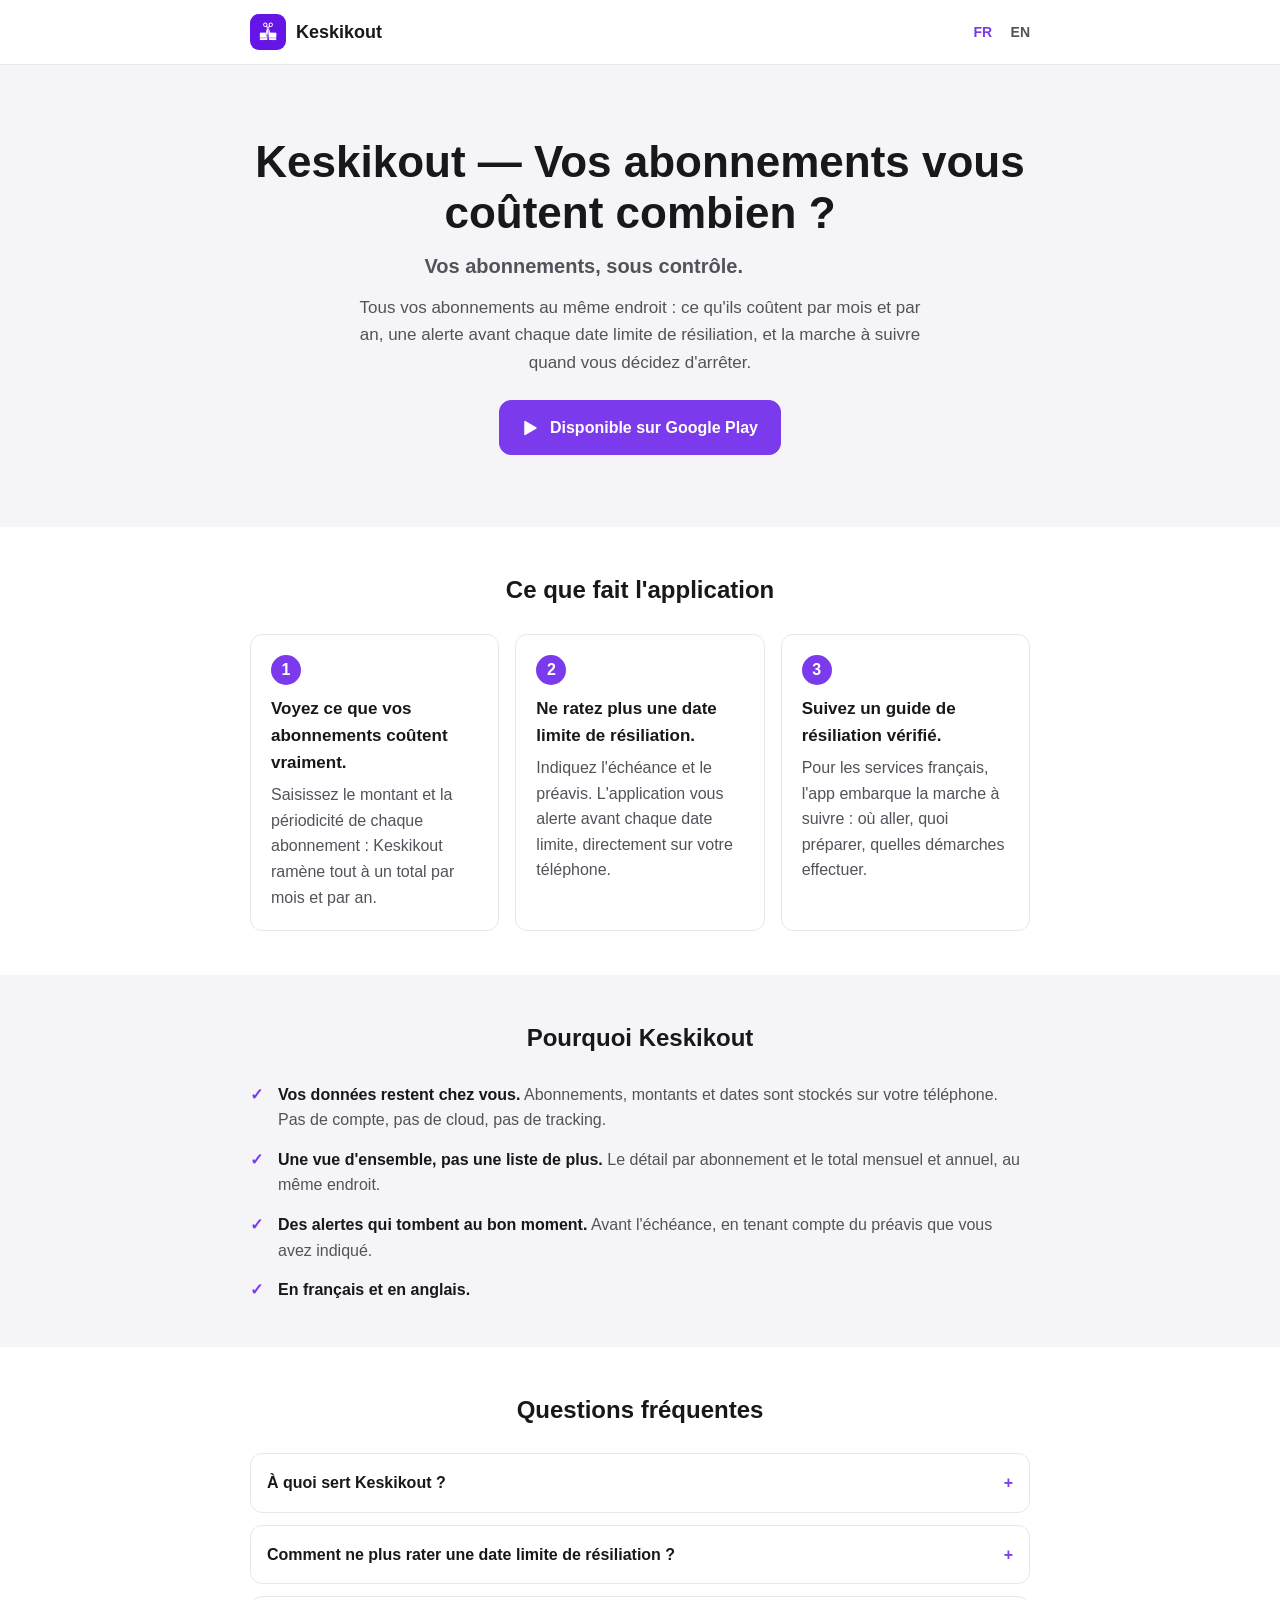
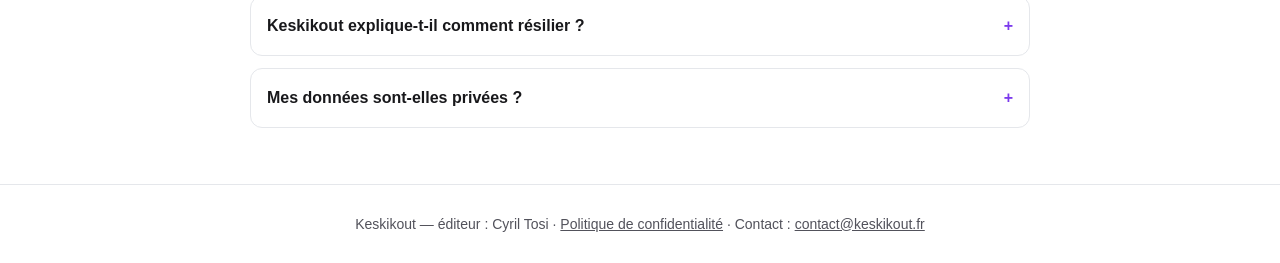
<file: index.html>
<!DOCTYPE html>
<html lang="fr">
<head>
  <meta charset="utf-8">
  <meta name="viewport" content="width=device-width, initial-scale=1">
  <title>Keskikout — Vos abonnements vous coûtent combien ?</title>
  <meta name="description" content="Keskikout réunit tous vos abonnements au même endroit : ce qu'ils coûtent par mois et par an, une alerte avant chaque date limite de résiliation, et des guides de résiliation vérifiés pour les services français.">
  <link rel="canonical" href="https://keskikout.fr/">
  <link rel="alternate" hreflang="fr" href="https://keskikout.fr/">
  <link rel="alternate" hreflang="en" href="https://keskikout.fr/en/">
  <link rel="alternate" hreflang="x-default" href="https://keskikout.fr/">
  <meta property="og:type" content="website">
  <meta property="og:site_name" content="Keskikout">
  <meta property="og:locale" content="fr_FR">
  <meta property="og:title" content="Keskikout — Vos abonnements vous coûtent combien ?">
  <meta property="og:description" content="Ce que vos abonnements coûtent vraiment, une alerte avant chaque date limite de résiliation, et des guides de résiliation vérifiés.">
  <meta property="og:url" content="https://keskikout.fr/">
  <meta property="og:image" content="https://keskikout.fr/assets/logo.png">
  <meta name="twitter:card" content="summary">
  <meta name="twitter:title" content="Keskikout — Vos abonnements vous coûtent combien ?">
  <meta name="twitter:description" content="Ce que vos abonnements coûtent vraiment, une alerte avant chaque date limite de résiliation, et des guides de résiliation vérifiés.">
  <link rel="icon" href="assets/logo.png">
  <link rel="apple-touch-icon" href="assets/logo.png">
  <link rel="stylesheet" href="styles.css">
  <script type="application/ld+json">
  {
    "@context": "https://schema.org",
    "@type": "FAQPage",
    "name": "Keskikout — Vos abonnements vous coûtent combien ?",
    "mainEntity": [
      {"@type":"Question","name":"À quoi sert Keskikout ?","acceptedAnswer":{"@type":"Answer","text":"Keskikout réunit vos abonnements au même endroit et affiche ce qu'ils représentent par mois et par an, à partir des montants et des périodicités que vous saisissez."}},
      {"@type":"Question","name":"Comment ne plus rater une date limite de résiliation ?","acceptedAnswer":{"@type":"Answer","text":"Pour chaque abonnement, vous indiquez la date d'échéance et le préavis. Keskikout programme une alerte sur votre téléphone avant chaque date limite."}},
      {"@type":"Question","name":"Keskikout explique-t-il comment résilier ?","acceptedAnswer":{"@type":"Answer","text":"Oui. L'application embarque des guides de résiliation vérifiés pour les services français : où aller, quoi préparer, quelles démarches suivre."}},
      {"@type":"Question","name":"Mes données sont-elles privées ?","acceptedAnswer":{"@type":"Answer","text":"Oui. Keskikout fonctionne entièrement sur votre téléphone, sans compte et sans serveur. Vos abonnements, montants et dates ne quittent jamais votre appareil."}}
    ]
  }
  </script>
</head>
<body>
  <header class="site-header">
    <div class="container">
      <a class="brand" href="index.html">
        <img src="assets/logo.png" alt="" width="36" height="36">
        <span>Keskikout</span>
      </a>
      <nav class="langs" aria-label="Langue">
        <a href="index.html" aria-current="true">FR</a>
        <a href="en/">EN</a>
      </nav>
    </div>
  </header>

  <main>
    <section class="hero">
      <div class="container">
        <h1>Keskikout — Vos abonnements vous coûtent combien ?</h1>
        <p class="tagline">Vos abonnements, sous contrôle.</p>
        <p>Tous vos abonnements au même endroit : ce qu'ils coûtent par mois et par an, une alerte avant chaque date limite de résiliation, et la marche à suivre quand vous décidez d'arrêter.</p>
        <a class="cta" href="https://play.google.com/store/apps/details?id=com.cyriltosi.keskikout">
          <svg width="18" height="18" viewBox="0 0 24 24" aria-hidden="true"><path fill="currentColor" d="M3 3.5v17a1 1 0 0 0 1.5.87l14.5-8.5a1 1 0 0 0 0-1.74L4.5 2.63A1 1 0 0 0 3 3.5Z"/></svg>
          Disponible sur Google Play
        </a>
      </div>
    </section>

    <section>
      <div class="container">
        <h2>Ce que fait l'application</h2>
        <div class="steps">
          <div class="step">
            <span class="n">1</span>
            <h3>Voyez ce que vos abonnements coûtent vraiment.</h3>
            <p>Saisissez le montant et la périodicité de chaque abonnement : Keskikout ramène tout à un total par mois et par an.</p>
          </div>
          <div class="step">
            <span class="n">2</span>
            <h3>Ne ratez plus une date limite de résiliation.</h3>
            <p>Indiquez l'échéance et le préavis. L'application vous alerte avant chaque date limite, directement sur votre téléphone.</p>
          </div>
          <div class="step">
            <span class="n">3</span>
            <h3>Suivez un guide de résiliation vérifié.</h3>
            <p>Pour les services français, l'app embarque la marche à suivre : où aller, quoi préparer, quelles démarches effectuer.</p>
          </div>
        </div>
      </div>
    </section>

    <section class="alt">
      <div class="container">
        <h2>Pourquoi Keskikout</h2>
        <ul class="features">
          <li><strong>Vos données restent chez vous.</strong> Abonnements, montants et dates sont stockés sur votre téléphone. Pas de compte, pas de cloud, pas de tracking.</li>
          <li><strong>Une vue d'ensemble, pas une liste de plus.</strong> Le détail par abonnement et le total mensuel et annuel, au même endroit.</li>
          <li><strong>Des alertes qui tombent au bon moment.</strong> Avant l'échéance, en tenant compte du préavis que vous avez indiqué.</li>
          <li><strong>En français et en anglais.</strong></li>
        </ul>
      </div>
    </section>

    <section class="faq">
      <div class="container">
        <h2>Questions fréquentes</h2>
        <details>
          <summary>À quoi sert Keskikout ?</summary>
          <p>Keskikout réunit vos abonnements au même endroit et affiche ce qu'ils représentent par mois et par an, à partir des montants et des périodicités que vous saisissez.</p>
        </details>
        <details>
          <summary>Comment ne plus rater une date limite de résiliation ?</summary>
          <p>Pour chaque abonnement, vous indiquez la date d'échéance et le préavis. Keskikout programme une alerte sur votre téléphone avant chaque date limite.</p>
        </details>
        <details>
          <summary>Keskikout explique-t-il comment résilier ?</summary>
          <p>Oui. L'application embarque des guides de résiliation vérifiés pour les services français : où aller, quoi préparer, quelles démarches suivre.</p>
        </details>
        <details>
          <summary>Mes données sont-elles privées ?</summary>
          <p>Oui. Keskikout fonctionne entièrement sur votre téléphone, sans compte et sans serveur. Vos abonnements, montants et dates ne quittent jamais votre appareil.</p>
        </details>
      </div>
    </section>
  </main>

  <footer class="site-footer">
    <div class="container">
      Keskikout — éditeur : Cyril Tosi ·
      <a href="confidentialite/">Politique de confidentialité</a> ·
      Contact : <a href="mailto:contact@keskikout.fr">contact@keskikout.fr</a>
    </div>
  </footer>
</body>
</html>
</file>
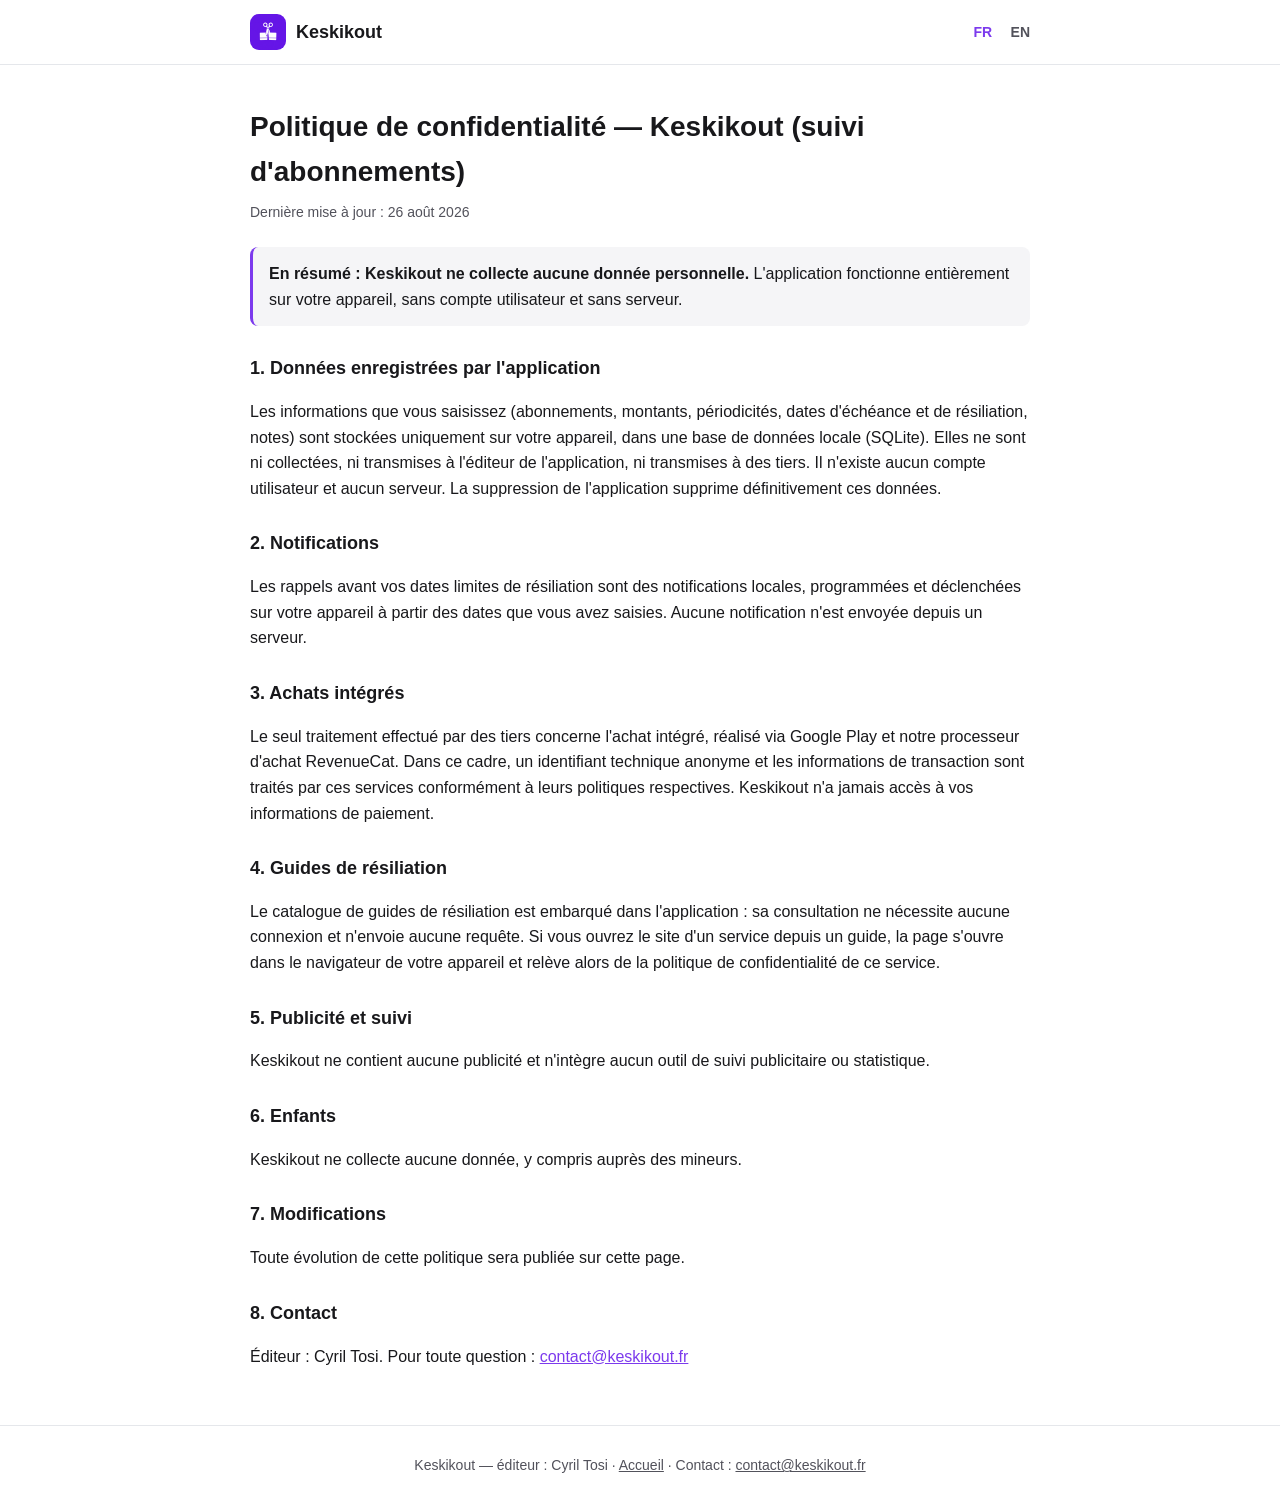
<file: confidentialite/index.html>
<!DOCTYPE html>
<html lang="fr">
<head>
  <meta charset="utf-8">
  <meta name="viewport" content="width=device-width, initial-scale=1">
  <title>Politique de confidentialité — Keskikout</title>
  <meta name="description" content="Keskikout ne collecte aucune donnée personnelle. Vos abonnements, montants et dates sont stockés uniquement sur votre appareil, sans compte et sans serveur.">
  <link rel="canonical" href="https://keskikout.fr/confidentialite/">
  <link rel="alternate" hreflang="fr" href="https://keskikout.fr/confidentialite/">
  <link rel="alternate" hreflang="en" href="https://keskikout.fr/en/privacy/">
  <link rel="alternate" hreflang="x-default" href="https://keskikout.fr/confidentialite/">
  <meta property="og:type" content="website">
  <meta property="og:site_name" content="Keskikout">
  <meta property="og:locale" content="fr_FR">
  <meta property="og:title" content="Politique de confidentialité — Keskikout">
  <meta property="og:description" content="Keskikout ne collecte aucune donnée personnelle. Tout reste sur votre appareil.">
  <meta property="og:url" content="https://keskikout.fr/confidentialite/">
  <meta property="og:image" content="https://keskikout.fr/assets/logo.png">
  <link rel="icon" href="../assets/logo.png">
  <link rel="apple-touch-icon" href="../assets/logo.png">
  <link rel="stylesheet" href="../styles.css">
</head>
<body>
  <header class="site-header">
    <div class="container">
      <a class="brand" href="../">
        <img src="../assets/logo.png" alt="" width="36" height="36">
        <span>Keskikout</span>
      </a>
      <nav class="langs" aria-label="Langue">
        <a href="./" aria-current="true">FR</a>
        <a href="../en/privacy/">EN</a>
      </nav>
    </div>
  </header>

  <main class="prose">
    <div class="container">
      <h1>Politique de confidentialité — Keskikout (suivi d'abonnements)</h1>
      <p class="updated">Dernière mise à jour : 26 août 2026</p>

      <p class="lead"><strong>En résumé : Keskikout ne collecte aucune donnée personnelle.</strong> L'application fonctionne entièrement sur votre appareil, sans compte utilisateur et sans serveur.</p>

      <h2>1. Données enregistrées par l'application</h2>
      <p>Les informations que vous saisissez (abonnements, montants, périodicités, dates d'échéance et de résiliation, notes) sont stockées uniquement sur votre appareil, dans une base de données locale (SQLite). Elles ne sont ni collectées, ni transmises à l'éditeur de l'application, ni transmises à des tiers. Il n'existe aucun compte utilisateur et aucun serveur. La suppression de l'application supprime définitivement ces données.</p>

      <h2>2. Notifications</h2>
      <p>Les rappels avant vos dates limites de résiliation sont des notifications locales, programmées et déclenchées sur votre appareil à partir des dates que vous avez saisies. Aucune notification n'est envoyée depuis un serveur.</p>

      <h2>3. Achats intégrés</h2>
      <p>Le seul traitement effectué par des tiers concerne l'achat intégré, réalisé via Google Play et notre processeur d'achat RevenueCat. Dans ce cadre, un identifiant technique anonyme et les informations de transaction sont traités par ces services conformément à leurs politiques respectives. Keskikout n'a jamais accès à vos informations de paiement.</p>

      <h2>4. Guides de résiliation</h2>
      <p>Le catalogue de guides de résiliation est embarqué dans l'application : sa consultation ne nécessite aucune connexion et n'envoie aucune requête. Si vous ouvrez le site d'un service depuis un guide, la page s'ouvre dans le navigateur de votre appareil et relève alors de la politique de confidentialité de ce service.</p>

      <h2>5. Publicité et suivi</h2>
      <p>Keskikout ne contient aucune publicité et n'intègre aucun outil de suivi publicitaire ou statistique.</p>

      <h2>6. Enfants</h2>
      <p>Keskikout ne collecte aucune donnée, y compris auprès des mineurs.</p>

      <h2>7. Modifications</h2>
      <p>Toute évolution de cette politique sera publiée sur cette page.</p>

      <h2>8. Contact</h2>
      <p>Éditeur : Cyril Tosi. Pour toute question : <a href="mailto:contact@keskikout.fr">contact@keskikout.fr</a></p>
    </div>
  </main>

  <footer class="site-footer">
    <div class="container">
      Keskikout — éditeur : Cyril Tosi ·
      <a href="../">Accueil</a> ·
      Contact : <a href="mailto:contact@keskikout.fr">contact@keskikout.fr</a>
    </div>
  </footer>
</body>
</html>
</file>
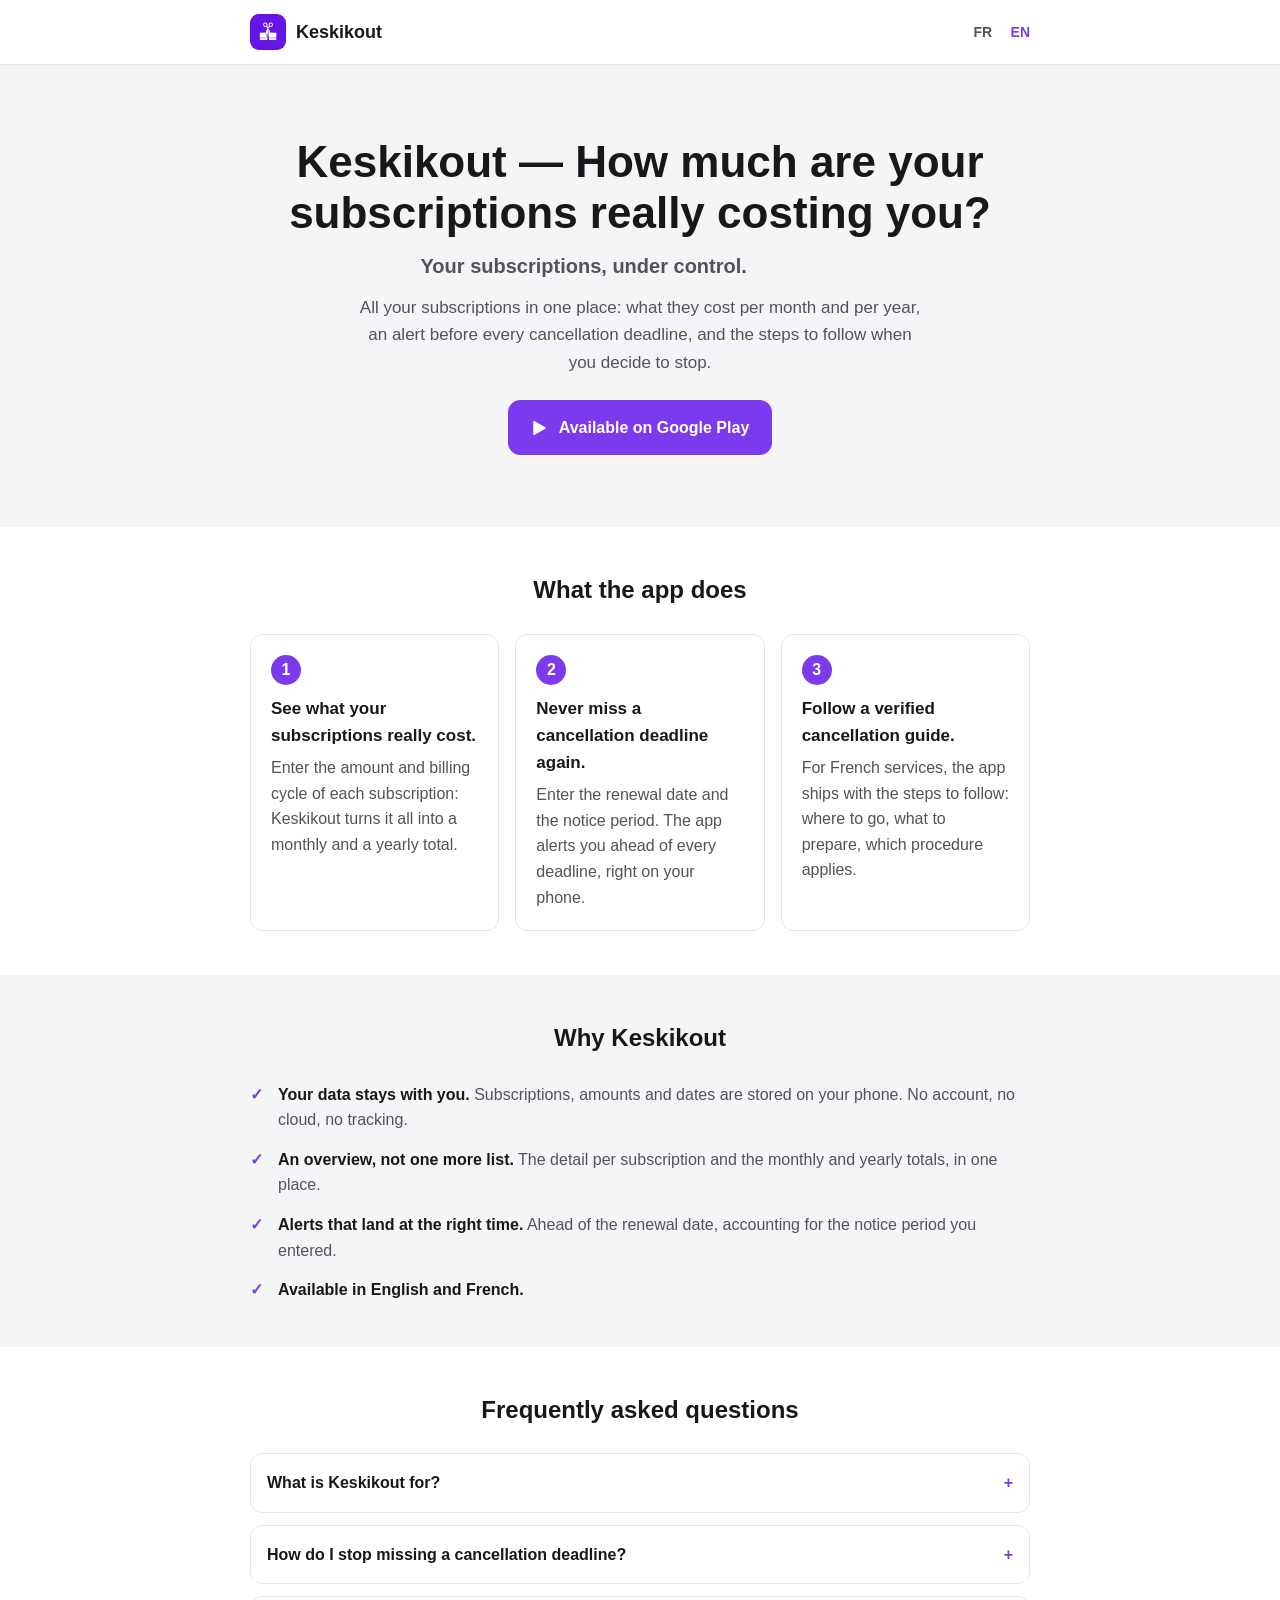
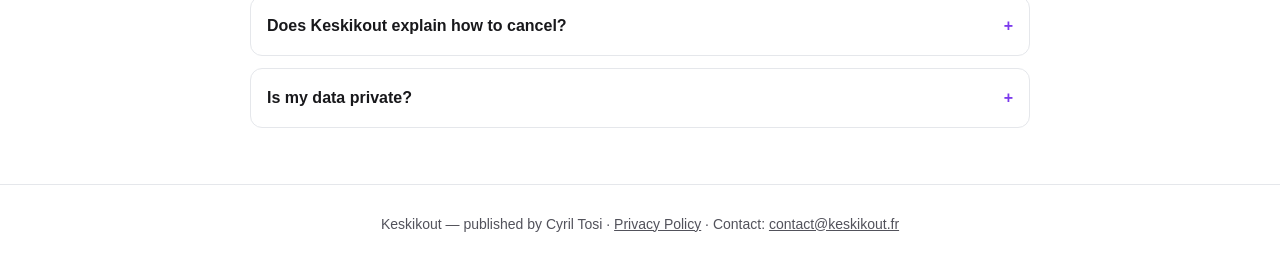
<file: en/index.html>
<!DOCTYPE html>
<html lang="en">
<head>
  <meta charset="utf-8">
  <meta name="viewport" content="width=device-width, initial-scale=1">
  <title>Keskikout — How much are your subscriptions really costing you?</title>
  <meta name="description" content="Keskikout brings all your subscriptions together in one place: what they cost per month and per year, an alert before every cancellation deadline, and verified cancellation guides for French services.">
  <link rel="canonical" href="https://keskikout.fr/en/">
  <link rel="alternate" hreflang="en" href="https://keskikout.fr/en/">
  <link rel="alternate" hreflang="fr" href="https://keskikout.fr/">
  <link rel="alternate" hreflang="x-default" href="https://keskikout.fr/">
  <meta property="og:type" content="website">
  <meta property="og:site_name" content="Keskikout">
  <meta property="og:locale" content="en_US">
  <meta property="og:title" content="Keskikout — How much are your subscriptions really costing you?">
  <meta property="og:description" content="What your subscriptions really cost, an alert before every cancellation deadline, and verified cancellation guides.">
  <meta property="og:url" content="https://keskikout.fr/en/">
  <meta property="og:image" content="https://keskikout.fr/assets/logo.png">
  <meta name="twitter:card" content="summary">
  <meta name="twitter:title" content="Keskikout — How much are your subscriptions really costing you?">
  <meta name="twitter:description" content="What your subscriptions really cost, an alert before every cancellation deadline, and verified cancellation guides.">
  <link rel="icon" href="../assets/logo.png">
  <link rel="apple-touch-icon" href="../assets/logo.png">
  <link rel="stylesheet" href="../styles.css">
  <script type="application/ld+json">
  {
    "@context": "https://schema.org",
    "@type": "FAQPage",
    "name": "Keskikout — How much are your subscriptions really costing you?",
    "mainEntity": [
      {"@type":"Question","name":"What is Keskikout for?","acceptedAnswer":{"@type":"Answer","text":"Keskikout brings your subscriptions together in one place and shows what they add up to per month and per year, based on the amounts and billing cycles you enter."}},
      {"@type":"Question","name":"How do I stop missing a cancellation deadline?","acceptedAnswer":{"@type":"Answer","text":"For each subscription, you enter the renewal date and the notice period. Keskikout schedules an alert on your phone ahead of every deadline."}},
      {"@type":"Question","name":"Does Keskikout explain how to cancel?","acceptedAnswer":{"@type":"Answer","text":"Yes. The app ships with verified cancellation guides for French services: where to go, what to prepare, which steps to follow."}},
      {"@type":"Question","name":"Is my data private?","acceptedAnswer":{"@type":"Answer","text":"Yes. Keskikout runs entirely on your phone, with no account and no server. Your subscriptions, amounts and dates never leave your device."}}
    ]
  }
  </script>
</head>
<body>
  <header class="site-header">
    <div class="container">
      <a class="brand" href="../">
        <img src="../assets/logo.png" alt="" width="36" height="36">
        <span>Keskikout</span>
      </a>
      <nav class="langs" aria-label="Language">
        <a href="../">FR</a>
        <a href="./" aria-current="true">EN</a>
      </nav>
    </div>
  </header>

  <main>
    <section class="hero">
      <div class="container">
        <h1>Keskikout — How much are your subscriptions really costing you?</h1>
        <p class="tagline">Your subscriptions, under control.</p>
        <p>All your subscriptions in one place: what they cost per month and per year, an alert before every cancellation deadline, and the steps to follow when you decide to stop.</p>
        <a class="cta" href="https://play.google.com/store/apps/details?id=com.cyriltosi.keskikout">
          <svg width="18" height="18" viewBox="0 0 24 24" aria-hidden="true"><path fill="currentColor" d="M3 3.5v17a1 1 0 0 0 1.5.87l14.5-8.5a1 1 0 0 0 0-1.74L4.5 2.63A1 1 0 0 0 3 3.5Z"/></svg>
          Available on Google Play
        </a>
      </div>
    </section>

    <section>
      <div class="container">
        <h2>What the app does</h2>
        <div class="steps">
          <div class="step">
            <span class="n">1</span>
            <h3>See what your subscriptions really cost.</h3>
            <p>Enter the amount and billing cycle of each subscription: Keskikout turns it all into a monthly and a yearly total.</p>
          </div>
          <div class="step">
            <span class="n">2</span>
            <h3>Never miss a cancellation deadline again.</h3>
            <p>Enter the renewal date and the notice period. The app alerts you ahead of every deadline, right on your phone.</p>
          </div>
          <div class="step">
            <span class="n">3</span>
            <h3>Follow a verified cancellation guide.</h3>
            <p>For French services, the app ships with the steps to follow: where to go, what to prepare, which procedure applies.</p>
          </div>
        </div>
      </div>
    </section>

    <section class="alt">
      <div class="container">
        <h2>Why Keskikout</h2>
        <ul class="features">
          <li><strong>Your data stays with you.</strong> Subscriptions, amounts and dates are stored on your phone. No account, no cloud, no tracking.</li>
          <li><strong>An overview, not one more list.</strong> The detail per subscription and the monthly and yearly totals, in one place.</li>
          <li><strong>Alerts that land at the right time.</strong> Ahead of the renewal date, accounting for the notice period you entered.</li>
          <li><strong>Available in English and French.</strong></li>
        </ul>
      </div>
    </section>

    <section class="faq">
      <div class="container">
        <h2>Frequently asked questions</h2>
        <details>
          <summary>What is Keskikout for?</summary>
          <p>Keskikout brings your subscriptions together in one place and shows what they add up to per month and per year, based on the amounts and billing cycles you enter.</p>
        </details>
        <details>
          <summary>How do I stop missing a cancellation deadline?</summary>
          <p>For each subscription, you enter the renewal date and the notice period. Keskikout schedules an alert on your phone ahead of every deadline.</p>
        </details>
        <details>
          <summary>Does Keskikout explain how to cancel?</summary>
          <p>Yes. The app ships with verified cancellation guides for French services: where to go, what to prepare, which steps to follow.</p>
        </details>
        <details>
          <summary>Is my data private?</summary>
          <p>Yes. Keskikout runs entirely on your phone, with no account and no server. Your subscriptions, amounts and dates never leave your device.</p>
        </details>
      </div>
    </section>
  </main>

  <footer class="site-footer">
    <div class="container">
      Keskikout — published by Cyril Tosi ·
      <a href="privacy/">Privacy Policy</a> ·
      Contact: <a href="mailto:contact@keskikout.fr">contact@keskikout.fr</a>
    </div>
  </footer>
</body>
</html>
</file>
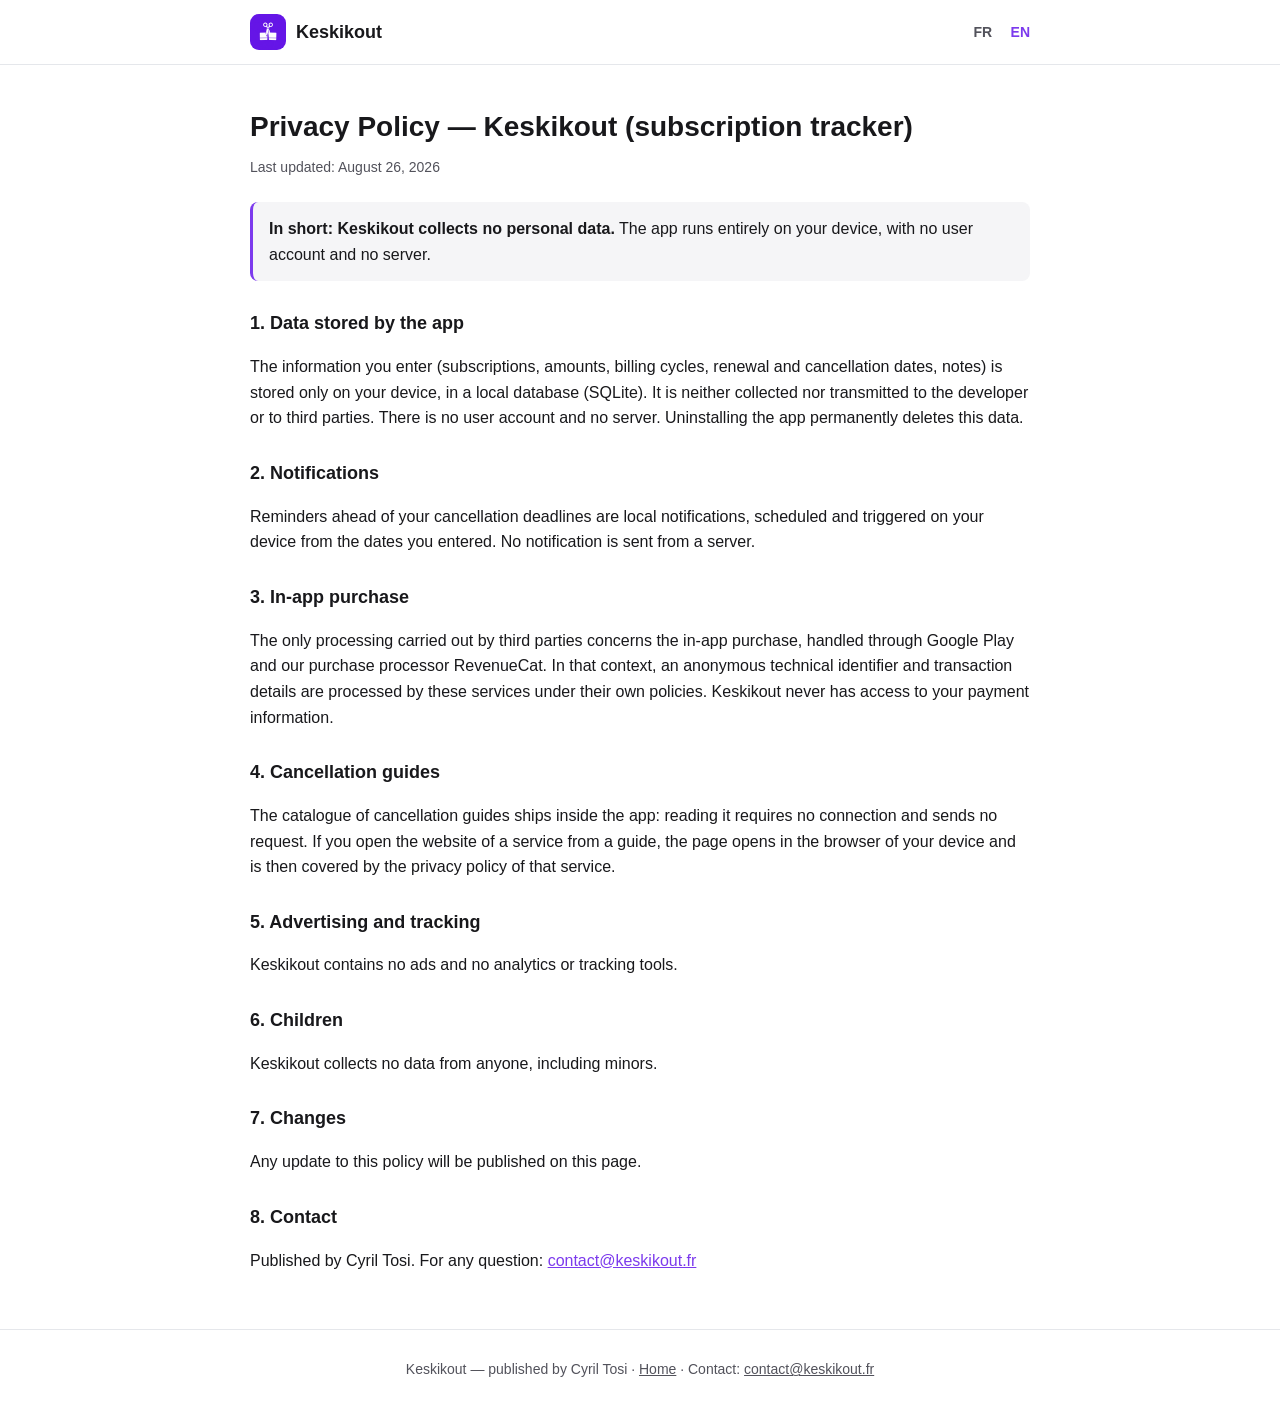
<file: en/privacy/index.html>
<!DOCTYPE html>
<html lang="en">
<head>
  <meta charset="utf-8">
  <meta name="viewport" content="width=device-width, initial-scale=1">
  <title>Privacy Policy — Keskikout</title>
  <meta name="description" content="Keskikout collects no personal data. Your subscriptions, amounts and dates are stored only on your device, with no account and no server.">
  <link rel="canonical" href="https://keskikout.fr/en/privacy/">
  <link rel="alternate" hreflang="en" href="https://keskikout.fr/en/privacy/">
  <link rel="alternate" hreflang="fr" href="https://keskikout.fr/confidentialite/">
  <link rel="alternate" hreflang="x-default" href="https://keskikout.fr/confidentialite/">
  <meta property="og:type" content="website">
  <meta property="og:site_name" content="Keskikout">
  <meta property="og:locale" content="en_US">
  <meta property="og:title" content="Privacy Policy — Keskikout">
  <meta property="og:description" content="Keskikout collects no personal data. Everything stays on your device.">
  <meta property="og:url" content="https://keskikout.fr/en/privacy/">
  <meta property="og:image" content="https://keskikout.fr/assets/logo.png">
  <link rel="icon" href="../../assets/logo.png">
  <link rel="apple-touch-icon" href="../../assets/logo.png">
  <link rel="stylesheet" href="../../styles.css">
</head>
<body>
  <header class="site-header">
    <div class="container">
      <a class="brand" href="../../">
        <img src="../../assets/logo.png" alt="" width="36" height="36">
        <span>Keskikout</span>
      </a>
      <nav class="langs" aria-label="Language">
        <a href="../../confidentialite/">FR</a>
        <a href="./" aria-current="true">EN</a>
      </nav>
    </div>
  </header>

  <main class="prose">
    <div class="container">
      <h1>Privacy Policy — Keskikout (subscription tracker)</h1>
      <p class="updated">Last updated: August 26, 2026</p>

      <p class="lead"><strong>In short: Keskikout collects no personal data.</strong> The app runs entirely on your device, with no user account and no server.</p>

      <h2>1. Data stored by the app</h2>
      <p>The information you enter (subscriptions, amounts, billing cycles, renewal and cancellation dates, notes) is stored only on your device, in a local database (SQLite). It is neither collected nor transmitted to the developer or to third parties. There is no user account and no server. Uninstalling the app permanently deletes this data.</p>

      <h2>2. Notifications</h2>
      <p>Reminders ahead of your cancellation deadlines are local notifications, scheduled and triggered on your device from the dates you entered. No notification is sent from a server.</p>

      <h2>3. In-app purchase</h2>
      <p>The only processing carried out by third parties concerns the in-app purchase, handled through Google Play and our purchase processor RevenueCat. In that context, an anonymous technical identifier and transaction details are processed by these services under their own policies. Keskikout never has access to your payment information.</p>

      <h2>4. Cancellation guides</h2>
      <p>The catalogue of cancellation guides ships inside the app: reading it requires no connection and sends no request. If you open the website of a service from a guide, the page opens in the browser of your device and is then covered by the privacy policy of that service.</p>

      <h2>5. Advertising and tracking</h2>
      <p>Keskikout contains no ads and no analytics or tracking tools.</p>

      <h2>6. Children</h2>
      <p>Keskikout collects no data from anyone, including minors.</p>

      <h2>7. Changes</h2>
      <p>Any update to this policy will be published on this page.</p>

      <h2>8. Contact</h2>
      <p>Published by Cyril Tosi. For any question: <a href="mailto:contact@keskikout.fr">contact@keskikout.fr</a></p>
    </div>
  </main>

  <footer class="site-footer">
    <div class="container">
      Keskikout — published by Cyril Tosi ·
      <a href="../../">Home</a> ·
      Contact: <a href="mailto:contact@keskikout.fr">contact@keskikout.fr</a>
    </div>
  </footer>
</body>
</html>
</file>
<file: styles.css>
:root {
  --accent: #7C3AED;
  --accent-dark: #6D28D9;
  --bg: #ffffff;
  --bg-alt: #f5f5f7;
  --text: #18181b;
  --muted: #52525b;
  --border: #e5e7eb;
  --card: #ffffff;
  --radius: 12px;
  --maxw: 820px;
}

* { box-sizing: border-box; }
html { -webkit-text-size-adjust: 100%; }

body {
  margin: 0;
  font-family: -apple-system, BlinkMacSystemFont, "Segoe UI", Roboto, Helvetica, Arial, sans-serif;
  color: var(--text);
  background: var(--bg);
  line-height: 1.6;
}

a { color: var(--accent); }
a:hover { color: var(--accent-dark); }

.container { max-width: var(--maxw); margin: 0 auto; padding: 0 20px; }

/* Header */
.site-header { border-bottom: 1px solid var(--border); background: var(--bg); }
.site-header .container {
  display: flex;
  align-items: center;
  justify-content: space-between;
  min-height: 64px;
  gap: 12px;
}
.brand {
  display: flex;
  align-items: center;
  gap: 10px;
  text-decoration: none;
  color: var(--text);
  font-weight: 700;
  font-size: 18px;
}
.brand img { width: 36px; height: 36px; border-radius: 9px; display: block; }
.langs a {
  margin-left: 14px;
  font-size: 14px;
  text-decoration: none;
  color: var(--muted);
  font-weight: 600;
}
.langs a[aria-current="true"] { color: var(--accent); }

/* Hero */
.hero { background: var(--bg-alt); padding: 56px 0; }
.hero .container { text-align: center; }
.hero h1 { font-size: 34px; line-height: 1.15; margin: 0 0 12px; }
.hero .tagline { font-size: 20px; font-weight: 600; margin: 0 0 12px; }
.hero p { font-size: 17px; color: var(--muted); max-width: 60ch; margin: 0 auto 24px; }

/* CTA — lien vers la fiche Google Play */
.cta {
  display: inline-flex;
  align-items: center;
  gap: 10px;
  padding: 14px 22px;
  border-radius: var(--radius);
  font-weight: 700;
  font-size: 16px;
  font-family: inherit;
  text-decoration: none;
  border: 1px solid var(--accent);
  background: var(--accent);
  color: #fff;
  cursor: pointer;
}
.cta:hover { background: var(--accent-dark); border-color: var(--accent-dark); color: #fff; }
.cta svg { flex: 0 0 auto; }

/* Page de redirection /app */
.redirect { display: flex; align-items: center; min-height: 100vh; padding: 40px 0; text-align: center; }
.redirect .redirect-logo { width: 88px; height: 88px; border-radius: 22px; display: block; margin: 0 auto 20px; }
.redirect h1 { font-size: 28px; line-height: 1.2; margin: 0 0 12px; }
.redirect p { font-size: 17px; color: var(--muted); max-width: 46ch; margin: 0 auto 24px; }
.redirect .redirect-note { font-size: 13px; margin: 20px auto 0; }
.redirect .redirect-note a { color: var(--muted); }
@media (min-width: 640px) { .redirect h1 { font-size: 34px; } }

/* Sections */
section { padding: 44px 0; }
section h2 { font-size: 24px; margin: 0 0 24px; text-align: center; }
.alt { background: var(--bg-alt); }

.steps { display: grid; gap: 16px; }
.step { background: var(--card); border: 1px solid var(--border); border-radius: var(--radius); padding: 20px; }
.step .n {
  display: inline-flex;
  align-items: center;
  justify-content: center;
  width: 30px; height: 30px;
  border-radius: 50%;
  background: var(--accent);
  color: #fff;
  font-weight: 700;
  margin-bottom: 10px;
}
.step h3 { margin: 0 0 6px; font-size: 17px; }
.step p { margin: 0; color: var(--muted); }

.features { list-style: none; padding: 0; margin: 0; display: grid; gap: 14px; }
.features li { padding-left: 28px; position: relative; color: var(--muted); }
.features li::before { content: "✓"; position: absolute; left: 0; top: 0; color: var(--accent); font-weight: 700; }
.features li strong { color: var(--text); }

.faq details { border: 1px solid var(--border); border-radius: var(--radius); padding: 0 16px; margin-bottom: 12px; background: var(--card); }
.faq summary { font-weight: 600; cursor: pointer; padding: 16px 0; list-style: none; }
.faq summary::-webkit-details-marker { display: none; }
.faq summary::after { content: "+"; float: right; color: var(--accent); font-weight: 700; }
.faq details[open] summary::after { content: "–"; }
.faq p { margin: 0 0 16px; color: var(--muted); }

/* Footer */
.site-footer { border-top: 1px solid var(--border); padding: 28px 0; color: var(--muted); font-size: 14px; text-align: center; }
.site-footer a { color: var(--muted); }

/* Legal / prose pages */
.prose { padding: 40px 0; }
.prose h1 { font-size: 28px; margin: 0 0 6px; }
.prose .updated { color: var(--muted); font-size: 14px; margin: 0 0 24px; }
.prose h2 { font-size: 18px; margin: 28px 0 8px; }
.prose p, .prose li { color: var(--text); }
.prose .lead { background: var(--bg-alt); border-left: 3px solid var(--accent); padding: 14px 16px; border-radius: 8px; }

@media (min-width: 640px) {
  .hero { padding: 72px 0; }
  .hero h1 { font-size: 44px; }
  .steps { grid-template-columns: repeat(3, 1fr); }
}
</file>
